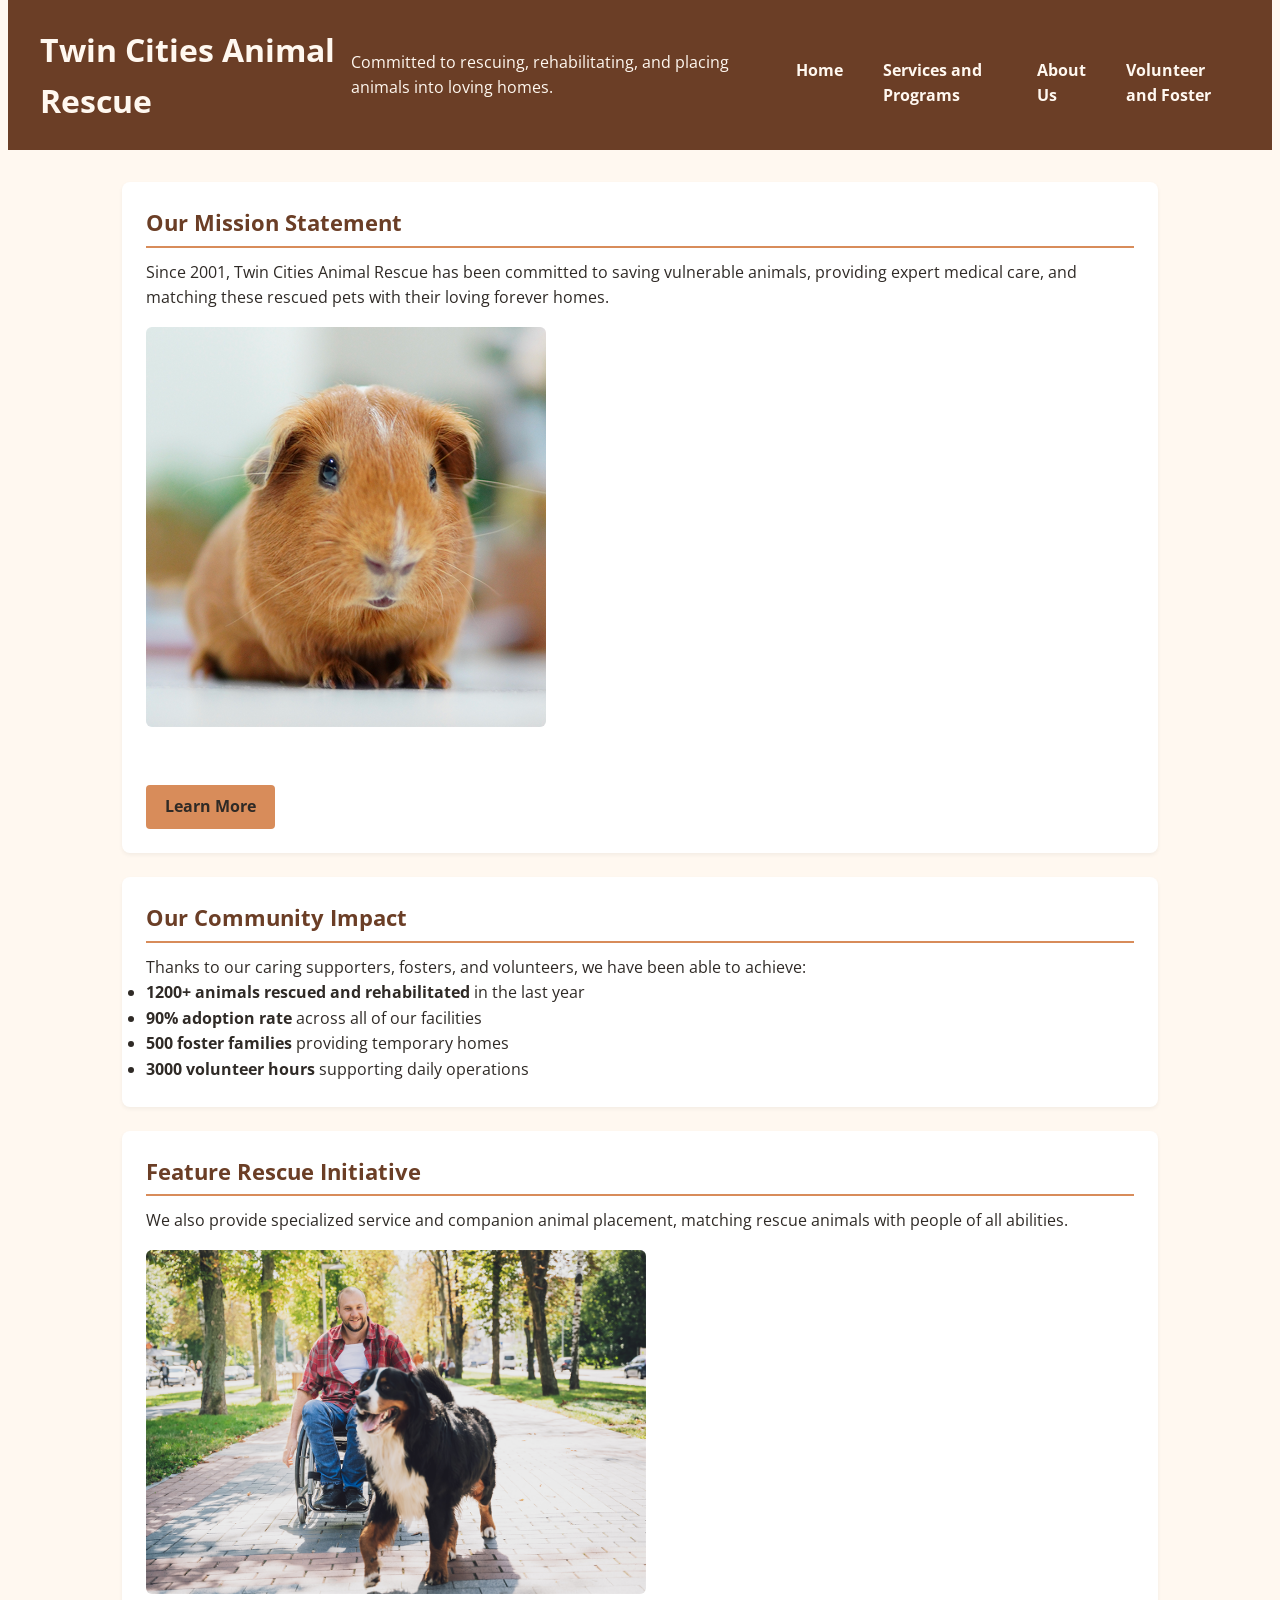
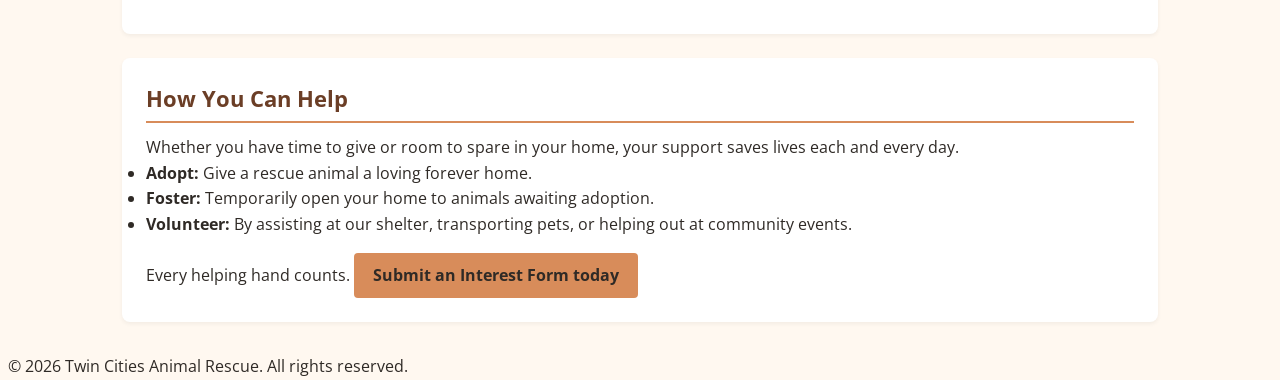
<file: index.html>
<!DOCTYPE html>
<html lang="en">
<head>
    <meta charset="UTF-8">
    <meta name="viewport" content="width=device-width, initial-scale=1.0">
    <link rel="preconnect" href="https://fonts.googleapis.com">
    <link rel="preconnect" href="https://fonts.gstatic.com" crossorigin>
    <link href="https://fonts.googleapis.com/css2?family=Open+Sans:wght@400;700&display=swap" rel="stylesheet">
    <title>Twin Cities Animal Rescue</title>
    <link rel="stylesheet" href="css/styles.css">
</head>
<body>
    <header>
        <h1 id="page-title">Twin Cities Animal Rescue</h1>
        <p>Committed to rescuing, rehabilitating, and placing animals into loving homes.</p>
        <nav>
            <ul>
                <li><a href="index.html" class="nav-link">Home</a></li>
                <li><a href="services.html" class="nav-link">Services and Programs</a></li>
                <li><a href="about.html" class="nav-link">About Us</a></li>
                <li><a href="contact.html" class="nav-link">Volunteer and Foster</a></li>
            </ul>
        </nav>
    </header>

    <main>
        <section>
            <h2>Our Mission Statement</h2>
            <p>Since 2001, Twin Cities Animal Rescue has been committed to saving vulnerable animals, providing expert medical care, and matching these rescued pets with their loving forever homes.</p>
            <img src="images/rescue-pet_c.png" alt="A brown and white guinea looking curiously towards the camera" width="400" height="400"><br>
            <a href="about.html" class="btn">Learn More</a>
        </section>

        <section>
            <h2>Our Community Impact</h2>
            <p>Thanks to our caring supporters, fosters, and volunteers, we have been able to achieve:</p>
            <ul>
                <li><strong>1200+ animals rescued and rehabilitated</strong> in the last year</li>
                <li><strong>90% adoption rate</strong> across all of our facilities</li>
                <li><strong>500 foster families</strong> providing temporary homes</li>
                <li><strong>3000 volunteer hours</strong> supporting daily operations</li>
            </ul>
        </section>

        <section>
            <h2 class="section-label">Feature Rescue Initiative</h2>
            <p>We also provide specialized service and companion animal placement, matching rescue animals with people of all abilities.</p>
            <picture>
                <source srcset="images/rescue-feature-large_c.png" media="(min-width: 800px)">
                <img src="images/rescue-feature-small_c.png" alt="A smiling man in a wheelchair walking alongside a large dog on a sunny day" style="max-width: 500px; width: 100%; height: auto;">
            </picture>
        </section>

        <section>
            <h2>How You Can Help</h2>
            <p>Whether you have time to give or room to spare in your home, your support saves lives each and every day.</p>
            <ul>
                <li><strong>Adopt:</strong> Give a rescue animal a loving forever home.</li>
                <li><strong>Foster:</strong> Temporarily open your home to animals awaiting adoption.</li>
                <li><strong>Volunteer:</strong> By assisting at our shelter, transporting pets, or helping out at community events.</li>
            </ul>
            <p>Every helping hand counts. <a href="contact.html" class="btn">Submit an Interest Form today</a></p>
        </section>

        <script>
            let age = 25;
            let hasLicense = false;

            if (age >= 16 && hasLicense) {
                console.log("You can drive.");
            } else {
                console.log("You cannot drive.");
            }
        </script>
    </main>

    <footer>
        <p>&copy; 2026 Twin Cities Animal Rescue. All rights reserved.</p>
    </footer>

    <script src="js/script.js"></script>
</body>
</html>
</file>
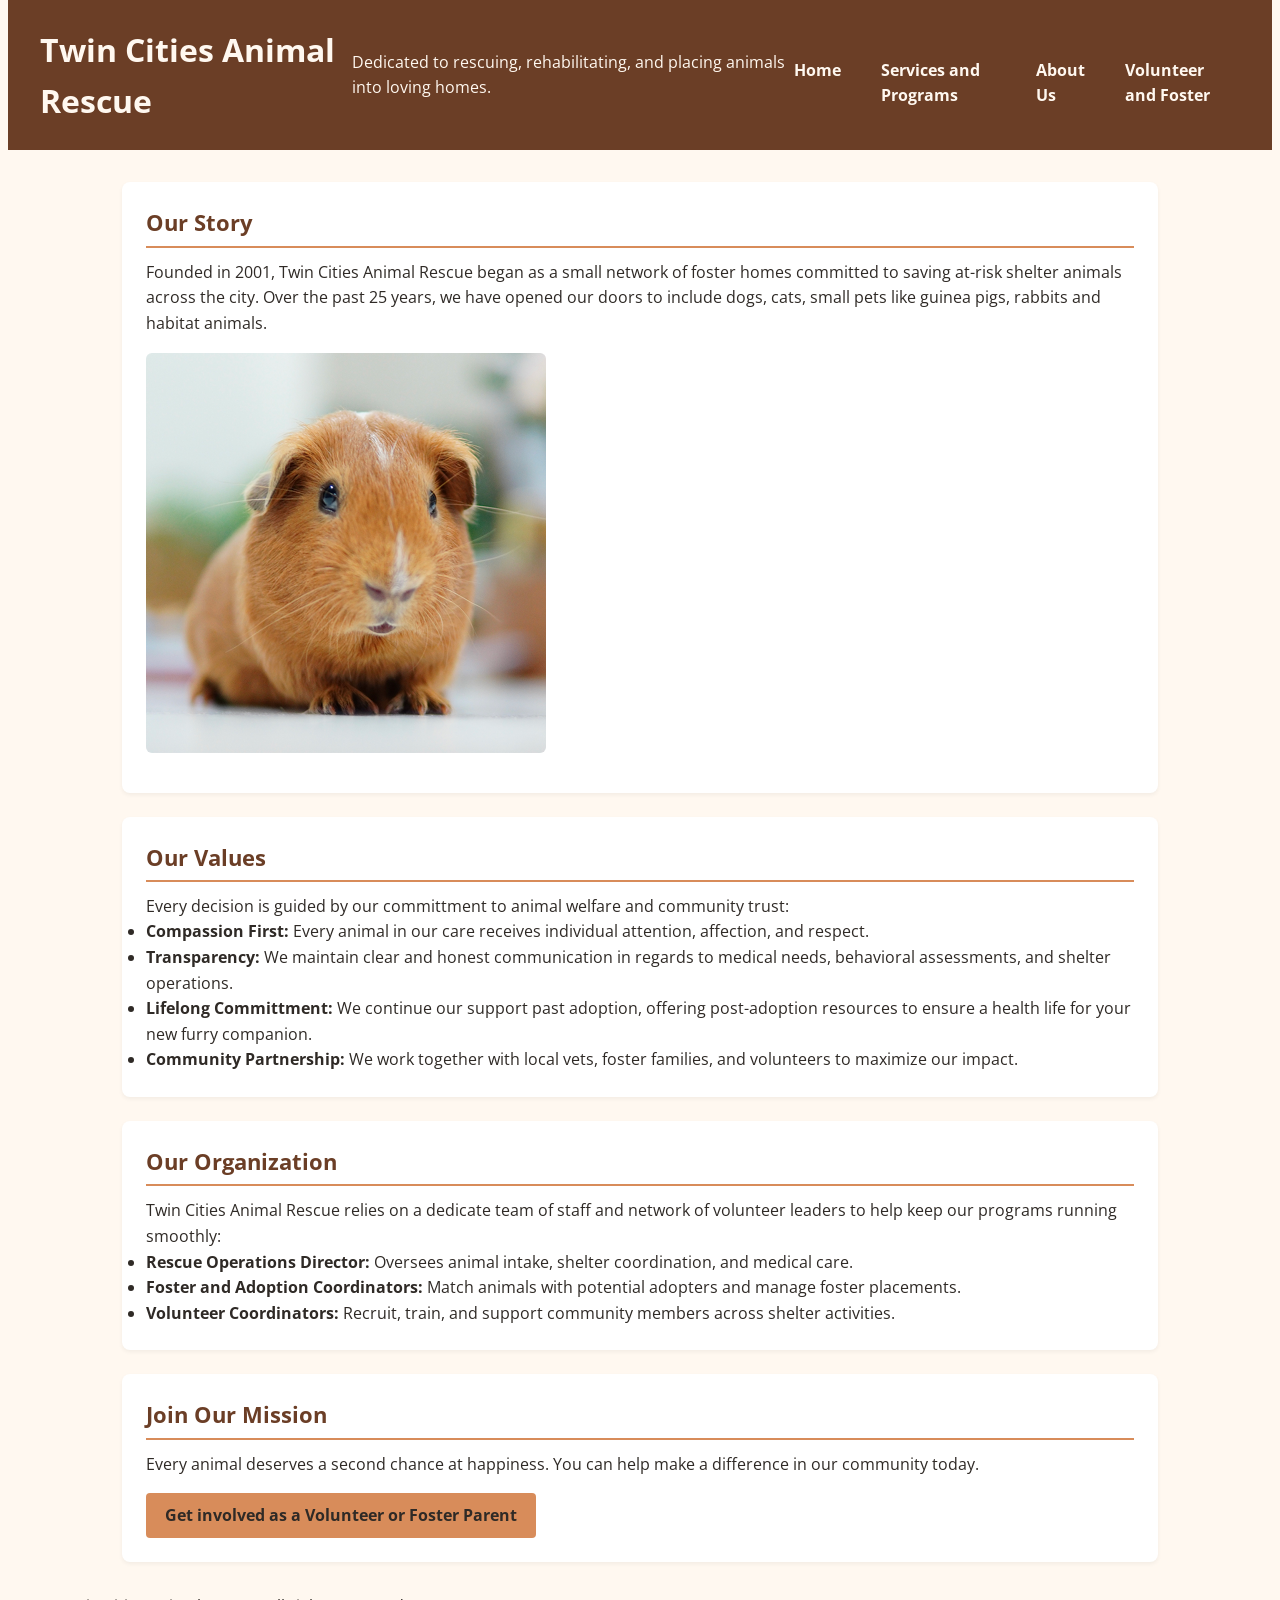
<file: about.html>
<!DOCTYPE html>
<html lang="en">
<head>
    <meta charset="UTF-8">
    <meta name="viewport" content="width=device-width, initial-scale=1.0">
    <link rel="preconnect" href="https://fonts.googleapis.com">
    <link rel="preconnect" href="https://fonts.gstatic.com" crossorigin>
    <link href="https://fonts.googleapis.com/css2?family=Open+Sans:wght@400;700&display=swap" rel="stylesheet">
    <title>Twin Cities Animal Rescue</title>
    <link rel="stylesheet" href="css/styles.css">
</head>
<body>

    <header>
        <h1>Twin Cities Animal Rescue</h1>
        <p>Dedicated to rescuing, rehabilitating, and placing animals into loving homes.</p>
        <nav>
            <ul>
                <li><a href="index.html" class="nav-link">Home</a></li>
                <li><a href="services.html" class="nav-link">Services and Programs</a></li>
                <li><a href="about.html" class="nav-link">About Us</a></li>
                <li><a href="contact.html" class="nav-link">Volunteer and Foster</a></li>
            </ul>
        </nav>
    </header>

    <main>
        <section>
            <h2>Our Story</h2>
            <p>Founded in 2001, Twin Cities Animal Rescue began as a small network of foster homes committed to saving at-risk shelter animals across the city. Over the past 25 years, we have opened our doors to include dogs, cats, small pets like guinea pigs, rabbits and habitat animals.</p>
            <img src="images/rescue-pet_c.png" alt="A ginger and white guinea pig receiving attention as an example of small animal rescue care" width="400" height="400">
        </section>

        <section>
            <h2>Our Values</h2>
            <p>Every decision is guided by our committment to animal welfare and community trust:</p>
            <ul>
                <li><strong>Compassion First:</strong> Every animal in our care receives individual attention, affection, and respect.</li>
                <li><strong>Transparency:</strong> We maintain clear and honest communication in regards to medical needs, behavioral assessments, and shelter operations.</li>
                <li><strong>Lifelong Committment:</strong> We continue our support past adoption, offering post-adoption resources to ensure a health life for your new furry companion.</li>
                <li><strong>Community Partnership:</strong> We work together with local vets, foster families, and volunteers to maximize our impact.</li>
            </ul>
        </section>

        <section>
            <h2>Our Organization</h2>
            <p>Twin Cities Animal Rescue relies on a dedicate team of staff and network of volunteer leaders to help keep our programs running smoothly:</p>
            <ul>
                <li><strong>Rescue Operations Director:</strong> Oversees animal intake, shelter coordination, and medical care.</li>
                <li><strong>Foster and Adoption Coordinators:</strong> Match animals with potential adopters and manage foster placements.</li>
                <li><strong>Volunteer Coordinators:</strong> Recruit, train, and support community members across shelter activities.</li>
            </ul>
        </section>

        <section>
            <h2>Join Our Mission</h2>
            <p>Every animal deserves a second chance at happiness. You can help make a difference in our community today.</p>
            <p><a href="contact.html" class="btn">Get involved as a Volunteer or Foster Parent</a></p>
        </section>
    </main>

    <footer>
        <p>&copy; 2026 Twin Cities Animal Rescue. All rights reserved.</p>
    </footer>

    <script src="js/script.js"></script>
</body>
</html>
</file>
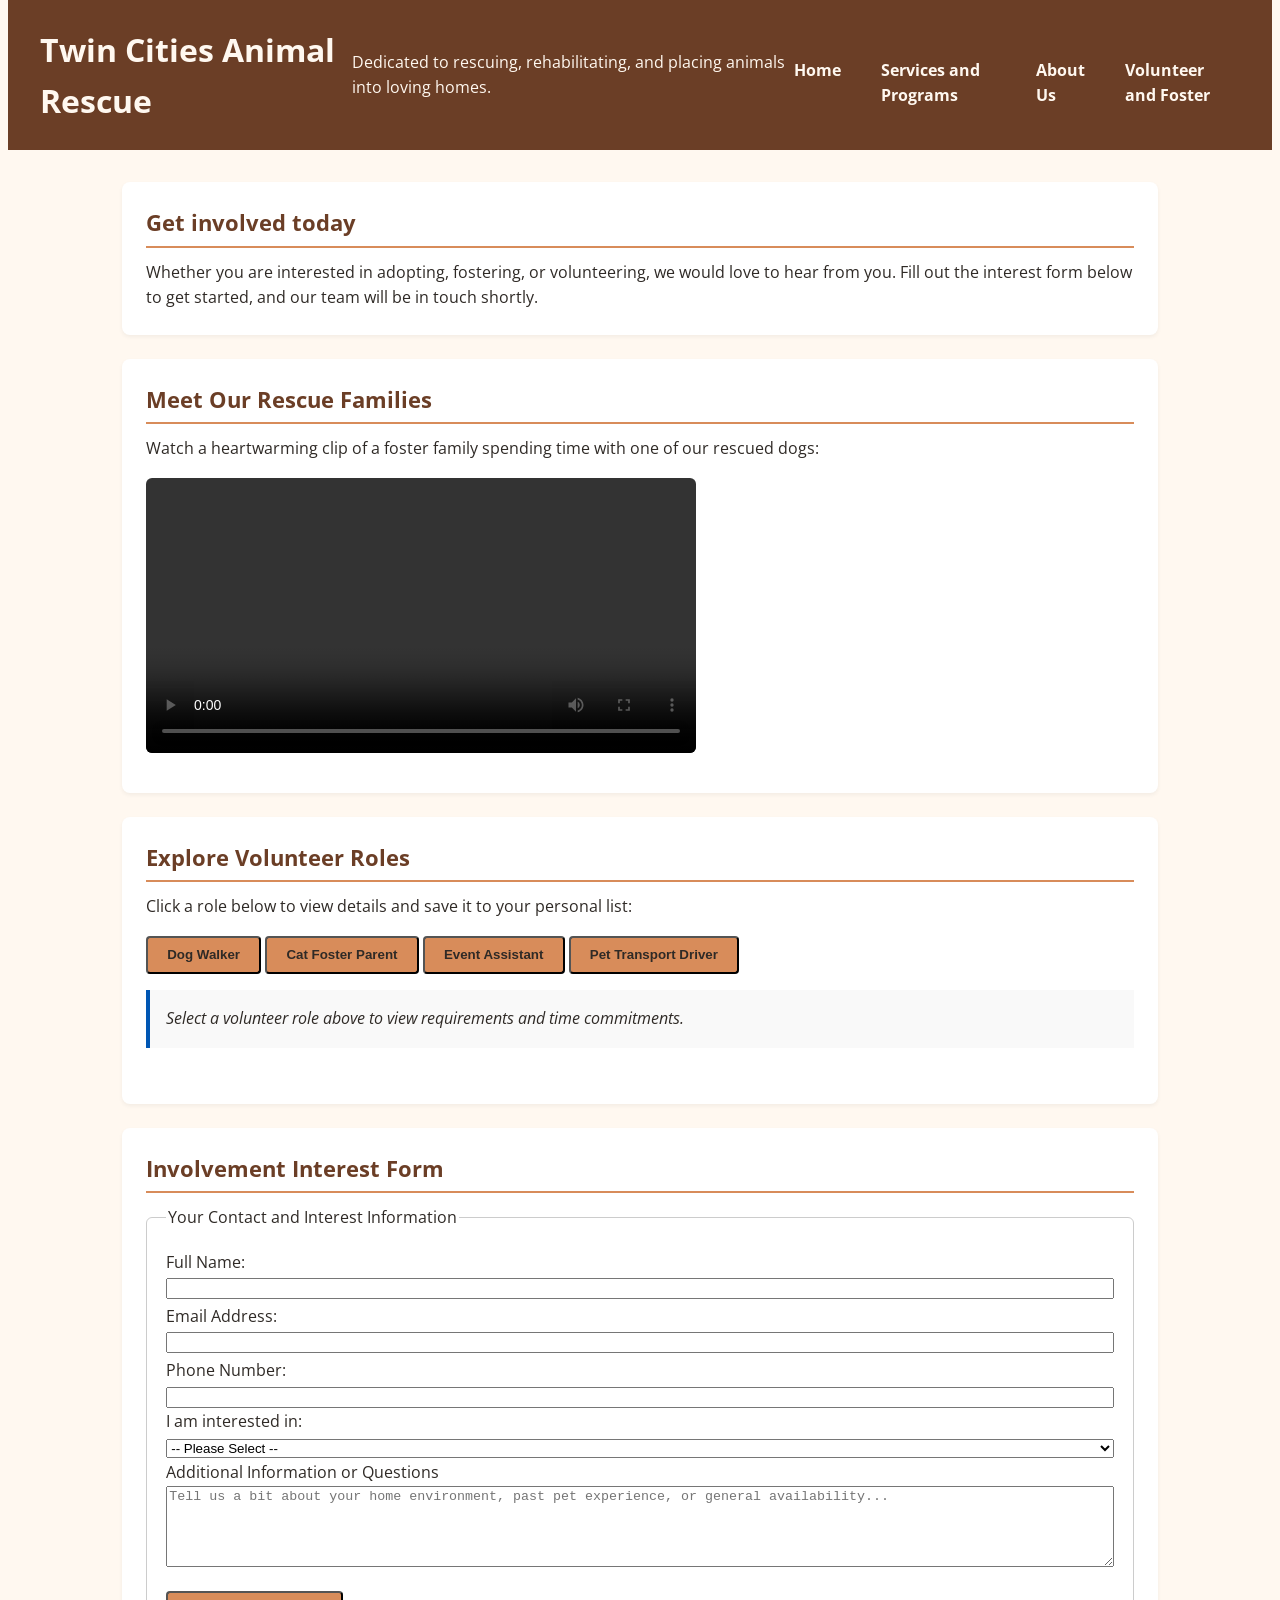
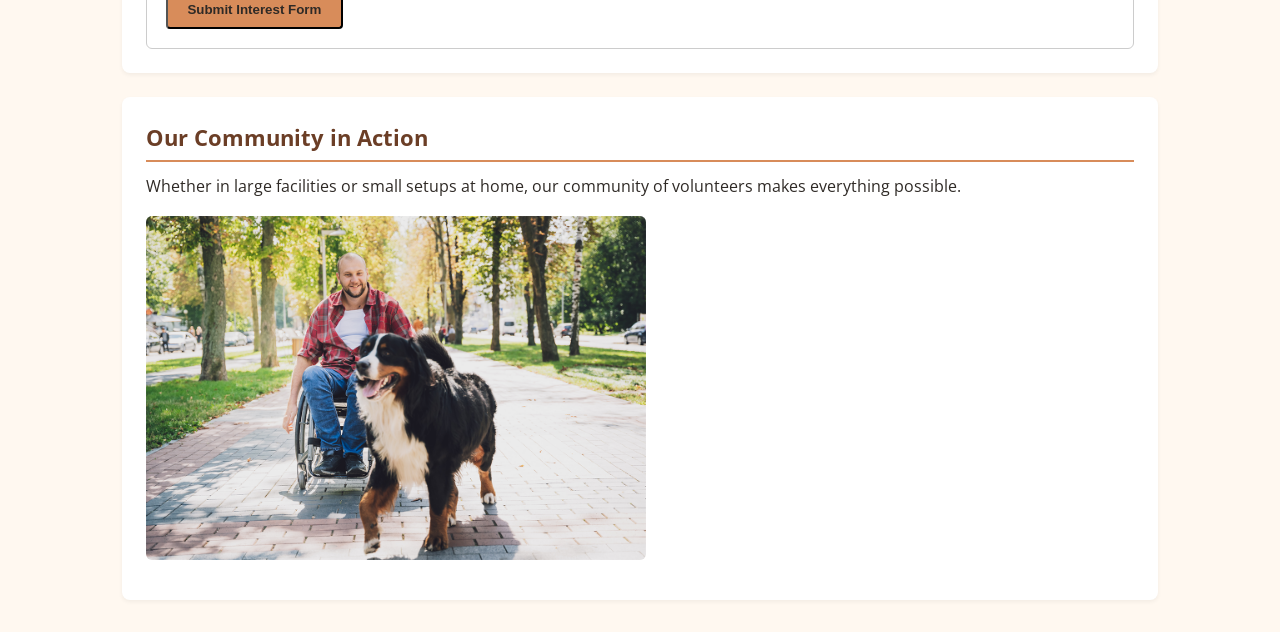
<file: contact.html>
<!DOCTYPE html>
<html lang="en">
<head>
    <meta charset="UTF-8">
    <meta name="viewport" content="width=device-width, initial-scale=1.0">
    <link rel="preconnect" href="https://fonts.googleapis.com">
    <link rel="preconnect" href="https://fonts.gstatic.com" crossorigin>
    <link href="https://fonts.googleapis.com/css2?family=Open+Sans:wght@400;700&display=swap" rel="stylesheet">
    <title>Twin Cities Animal Rescue</title>
    <link rel="stylesheet" href="css/styles.css">
</head>
<body>

    <header>
        <h1>Twin Cities Animal Rescue</h1>
        <p>Dedicated to rescuing, rehabilitating, and placing animals into loving homes.</p>
        <nav>
            <ul>
                <li><a href="index.html" class="nav-link">Home</a></li>
                <li><a href="services.html" class="nav-link">Services and Programs</a></li>
                <li><a href="about.html" class="nav-link">About Us</a></li>
                <li><a href="contact.html" class="nav-link">Volunteer and Foster</a></li>
            </ul>
        </nav>
    </header>

    <main>
        <section>
            <h2>Get involved today</h2>
            <p>Whether you are interested in adopting, fostering, or volunteering, we would love to hear from you. Fill out the interest form below to get started, and our team will be in touch shortly.</p>
        </section>

        <section>
            <h2>Meet Our Rescue Families</h2>
            <p>Watch a heartwarming clip of a foster family spending time with one of our rescued dogs:</p>
            <video controls class="video-player">
                <source src="media/rescue-message_c.mp4" type="video/mp4">
                Your browser does not support video playback. You can <a href="media/rescue-message_c.mp4">download the video clip here</a>
            </video>
        </section>

        <section>
            <h2>Explore Volunteer Roles</h2>
            <p>Click a role below to view details and save it to your personal list:</p>

            <div style="margin-bottom: 1rem;">
                <button type="button" class="btn role-select-btn" data-role-id="dog-walker">Dog Walker</button>
                <button type="button" class="btn role-select-btn" data-role-id="cat-foster">Cat Foster Parent</button>
                <button type="button" class="btn role-select-btn" data-role-id="event-assistant">Event Assistant</button>
                <button type="button" class="btn role-select-btn" data-role-id="transport">Pet Transport Driver</button>
            </div>

            <div id="role-details-display" style="padding: 1rem; background: #f9f9f9; border-left: 4px solid #0056b3; margin-bottom: 1.5rem;">
                <p><em>Select a volunteer role above to view requirements and time commitments.</em></p>
            </div>
            <div id="saved-roles-summary" style="margin-bottom: 2rem;"></div>
        </section>

        <section>
            <h2>Involvement Interest Form</h2>
            <form action="#" method="post" id="interest-form" novalidate>
                <fieldset>
                    <legend>Your Contact and Interest Information</legend>
                    <p>
                        <label for="full-name">Full Name:</label><br>
                        <input type="text" name="full-name" id="full-name" required>
                        <span id="name-error" style="color: #e60000; font-size: 0.85rem; display: block; margin-top: 3px;"></span>
                    </p>

                    <p>
                        <label for="email">Email Address:</label><br>
                        <input type="email" name="email" id="email" required>
                        <span id="email-error" style="color: #e60000; font-size: 0.85rem; display: block; margin-top: 3px;"></span>
                    </p>

                    <p>
                        <label for="phone">Phone Number:</label><br>
                        <input type="tel" name="phone" id="phone">
                    </p>

                    <p>
                        <label for="interest-type">I am interested in:</label><br>
                        <select id="interest-type" name="interest-type" required>
                            <option value="">-- Please Select --</option>
                            <option value="adoption">Adopting a Pet</option>
                            <option value="fostering">Fostering an Animal</option>
                            <option value="volunteering">Volunteering Time</option>
                            <option value="general">General Inquiry</option>
                        </select>
                    </p>

                    <p>
                        <label for="comments">Additional Information or Questions</label><br>
                        <textarea name="comments" id="comments" rows="5" cols="40" placeholder="Tell us a bit about your home environment, past pet experience, or general availability..."></textarea>
                    </p>

                    <p>
                        <button type="submit" class="btn">Submit Interest Form</button>
                    </p>
                </fieldset>
            </form>
        </section>

        <section>
            <h2>Our Community in Action</h2>
            <p>Whether in large facilities or small setups at home, our community of volunteers makes everything possible.</p>
            <picture>
                <source media="(min-width: 800px)" srcset="images/rescue-feature-large_c.png">
                <img src="images/rescue-feature-small_c.png" alt="A smiling man in a wheelchair outdoors with a rescued dog" style="max-width: 500px; width: 100%; height: auto;">
            </picture>
        </section>
    </main>

    <script src="js/script.js"></script>
</body>
</html>
</file>
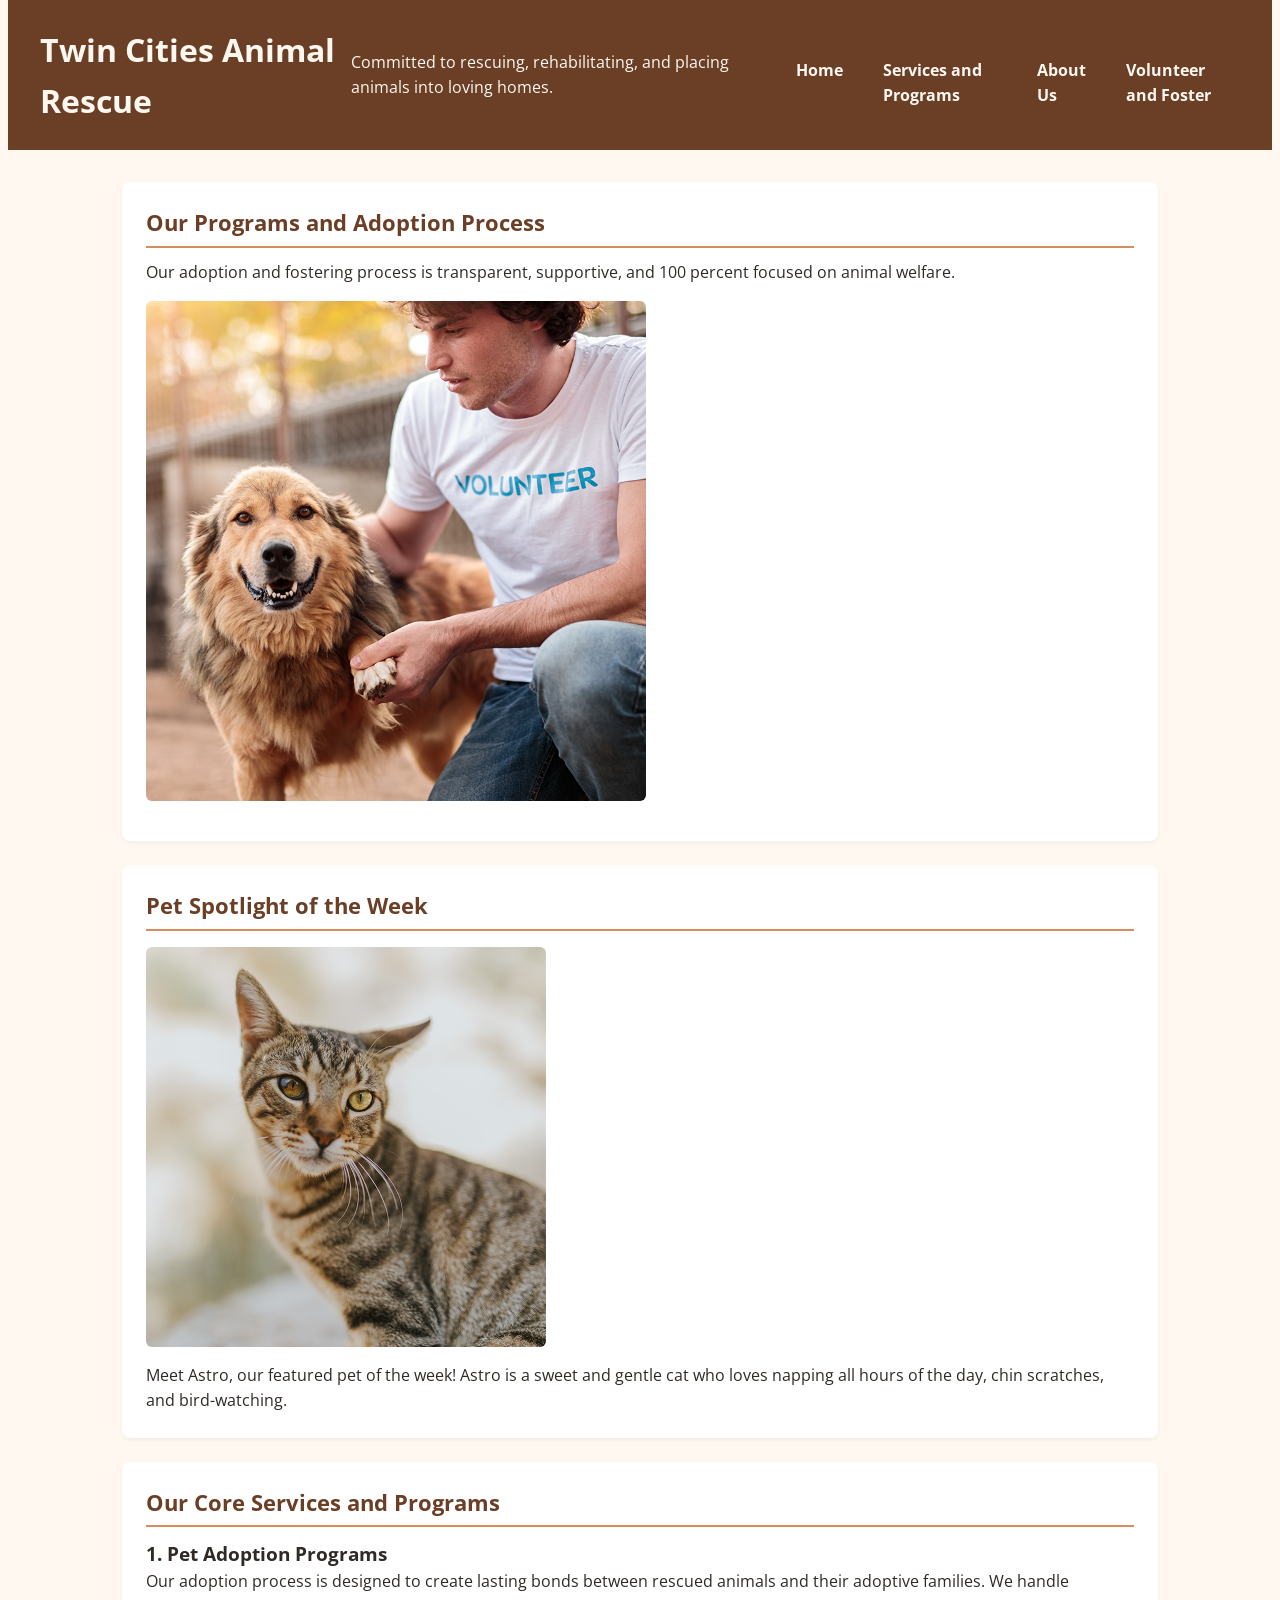
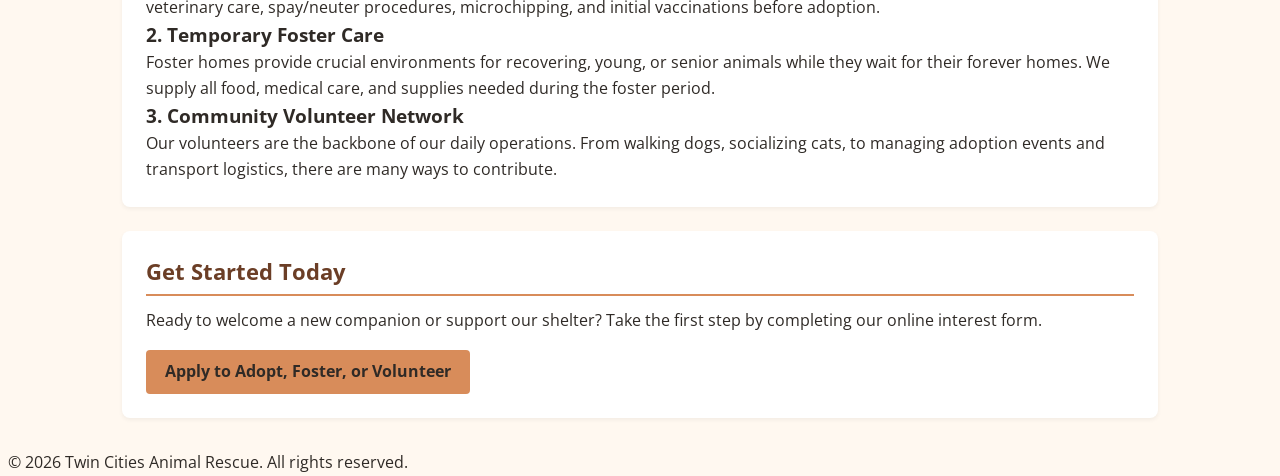
<file: services.html>
<!DOCTYPE html>
<html lang="en">
<head>
    <meta charset="UTF-8">
    <meta name="viewport" content="width=device-width, initial-scale=1.0">
    <link rel="preconnect" href="https://fonts.googleapis.com">
    <link rel="preconnect" href="https://fonts.gstatic.com" crossorigin>
    <link href="https://fonts.googleapis.com/css2?family=Open+Sans:wght@400;700&display=swap" rel="stylesheet">
    <title>Twin Cities Animal Rescue</title>
    <link rel="stylesheet" href="css/styles.css">
</head>
<body>

    <header>
        <h1>Twin Cities Animal Rescue</h1>
        <p>Committed to rescuing, rehabilitating, and placing animals into loving homes.</p>
        <nav>
            <ul>
                <li><a href="index.html" class="nav-link">Home</a></li>
                <li><a href="services.html" class="nav-link">Services and Programs</a></li>
                <li><a href="about.html" class="nav-link">About Us</a></li>
                <li><a href="contact.html" class="nav-link">Volunteer and Foster</a></li>
            </ul>
        </nav>
    </header>

    <main>
        <section>
            <h2>Our Programs and Adoption Process</h2>
            <p>Our adoption and fostering process is transparent, supportive, and 100 percent focused on animal welfare.</p>
            <img src="images/rescue-volunteer_c.png" alt="A shelter volunteer wearing a volunteer shirt and holding the paw of a dog with light brown fur" width="500" height="500">
        </section>

        <section>
            <h2>Pet Spotlight of the Week</h2>
            <figure>
                <img src="images/rescue-pet-spotlight_c.png" alt="A brown and grey tabby cat with yellow-green eyes, looking to the side" width="400" height="400">
                <figcaption>Meet Astro, our featured pet of the week! Astro is a sweet and gentle cat who loves napping all hours of the day, chin scratches, and bird-watching.</figcaption>
            </figure>
        </section>

        <section>
            <h2>Our Core Services and Programs</h2>

            <h3>1. Pet Adoption Programs</h3>
            <p>Our adoption process is designed to create lasting bonds between rescued animals and their adoptive families. We handle veterinary care, spay/neuter procedures, microchipping, and initial vaccinations before adoption.</p>

            <h3>2. Temporary Foster Care</h3>
            <p>Foster homes provide crucial environments for recovering, young, or senior animals while they wait for their forever homes. We supply all food, medical care, and supplies needed during the foster period.</p>

            <h3>3. Community Volunteer Network</h3>
            <p>Our volunteers are the backbone of our daily operations. From walking dogs, socializing cats, to managing adoption events and transport logistics, there are many ways to contribute.</p>
        </section>

        <section>
            <h2>Get Started Today</h2>
            <p>Ready to welcome a new companion or support our shelter? Take the first step by completing our online interest form.</p>
            <p><a href="contact.html" class="btn">Apply to Adopt, Foster, or Volunteer</a></p>
        </section>
    </main>

    <footer>
        <p>&copy; 2026 Twin Cities Animal Rescue. All rights reserved.</p>
    </footer>
    
    <script src="js/script.js"></script>
</body>
</html>
</file>
<file: css/styles.css>
:root {
    --bg-color: #fff8f0;
    --card-bg: #ffffff;
    --primary-color: #6b3e26;
    --accent-color: #d88c5a;
    --text-color: #2f2a26;
    --font-main: 'Open Sans', sans-serif;
}

html, body, h1, h2, h3, p, ul, li, figure, section {
    box-sizing: border-box;
    margin: 0;
    padding: 0;
}

body {
    background-color: var(--bg-color);
    color: var(--text-color);
    font-family: var(--font-main);
    line-height: 1.6;
    padding: 0 8px;
}

header {
    background-color: var(--primary-color);
    color: var(--bg-color);
    padding: 1.5rem 1rem;
    text-align: center;
}

nav ul {
    list-style: none;
    display: flex;
    flex-direction: column;
    gap: 0.5rem;
    padding: 0;
    margin-top: 1rem;
}

.nav-link {
    color: var(--bg-color);
    text-decoration: none;
    font-weight: 700;
    padding: 0.5rem;
    display: block;
    border-radius: 4px;
    transition: background-color 0.2s ease;
}

.nav-link:hover, .nav-link:focus {
    background-color: var(--accent-color);
    color: var(--text-color);
}

main {
    flex: 1;
    max-width: 1100px;
    width: 100%;
    margin: 0 auto;
    padding: 1.5rem 1rem;
    display: flex;
    flex-direction: column;
    gap: 1.5rem;
}

section {
    background-color: var(--card-bg);
    padding: 1.5rem;
    border-radius: 8px;
    box-shadow: 0 2px 4px rgba(0, 0, 0, 0.05);
}

h2 {
    color: var(--primary-color);
    font-size: 1.35rem;
    margin-bottom: 0.75rem;
    border-bottom: 2px solid var(--accent-color);
    padding-bottom: 0.3rem;
}

.btn {
    display: inline-block;
    background-color: var(--accent-color);
    color: var(--text-color);
    padding: 0.6rem 1.2rem;
    text-decoration: none;
    font-weight: 700;
    border-radius: 4px;
    margin-top: 1rem;
    transition: background-color 0.2s ease;
}

.btn:hover, .btn:focus {
    background-color: var(--primary-color);
    color: var(--bg-color);
}

img, video {
    max-width: 100%;
    height: auto;
    display: block;
    border-radius: 6px;
    margin: 1rem 0;
}

@media (min-width: 768px) {
    header {
        display: flex;
        justify-content: space-between;
        align-items: center;
        padding: 1.5rem 2rem;
        text-align: left;
    }

    nav ul {
        flex-direction: row;
        gap: 1.5rem;
    }

    main {
        padding: 2rem;
    }
}

.video-player {
    max-width: 550px;
    width: 100%;
    height: auto;
    display: block;
    border-radius: 6px;
    margin: 1rem 0;
}

*, *::before, *::after {
    box-sizing: border-box;
}

fieldset {
    min-width: 0;
    border: 1px solid #ccc;
    border-radius: 6px;
    padding: 1.2rem;
    width: 100%;
    margin: 0;
    box-sizing: border-box;
}

input[type="text"],
input[type="email"],
input[type="tel"],
select,
textarea {
    width: 100%;
    max-width: 100%;
    box-sizing: border-box;
}
</file>
